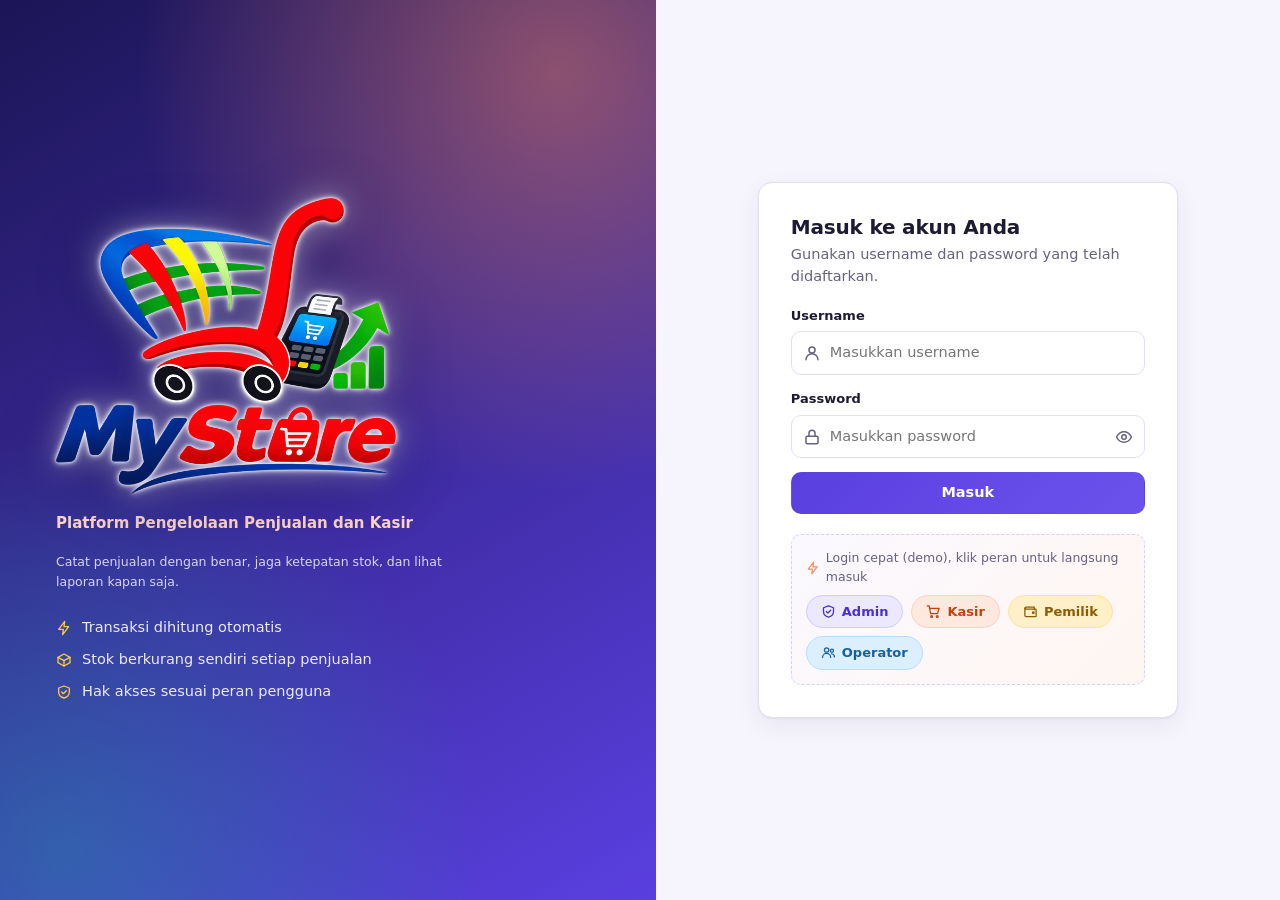
<file: index.html>
<!DOCTYPE html>
<html lang="id">
<head>
  <meta charset="utf-8">
  <meta name="viewport" content="width=device-width, initial-scale=1">
  <title>MyStore · Platform Pengelolaan Data Penjualan dan Kasir</title>
  <meta name="description" content="MyStore · Platform Pengelolaan Data Penjualan dan Kasir untuk UMKM">
  <link rel="icon" type="image/webp" href="assets/favicon.webp">
  <link rel="stylesheet" href="css/style.css">
</head>
<body>
  <noscript>Aplikasi ini membutuhkan JavaScript agar dapat berjalan.</noscript>
  <div id="app"></div>
  <div id="toasts" aria-live="polite"></div>
  <div id="modal-root"></div>

  <script src="js/data.js"></script>
  <script src="js/store.js"></script>
  <script src="js/ui.js"></script>
  <script src="js/auth.js"></script>
  <script src="js/barang.js"></script>
  <script src="js/transaksi.js"></script>
  <script src="js/laporan.js"></script>
  <script src="js/riwayat.js"></script>
  <script src="js/keuangan.js"></script>
  <script src="js/pengguna.js"></script>
  <script src="js/app.js"></script>
</body>
</html>
</file>
<file: css/style.css>
:root {
  --g900: #1c1556; --g800: #2d1f8f; --g700: #5a3fe0; --g600: #6c52ec; --g500: #8468ff; --g100: #ece8ff; --g50: #f6f4ff;
  --lime: #ff8a5b; --gold: #ffc83d; --teal: #0fb5a0; --sky: #3b9dff;
  --bg: #f6f5fd; --surface: #ffffff; --text: #1d1a33; --muted: #66627f; --border: #e2def5;
  --danger: #c93a2e; --danger-bg: #fdecea; --warn: #a76b00; --warn-bg: #fff4d6; --ok: #0b8a63; --ok-bg: #dcf6ec;
  --radius: 14px; --shadow: 0 1px 2px rgba(40, 30, 110, .06), 0 8px 24px rgba(40, 30, 110, .07);
  --font: "Inter", "Segoe UI", system-ui, -apple-system, Roboto, Arial, sans-serif;
}
* { box-sizing: border-box; }
html { -webkit-text-size-adjust: 100%; }
body { margin: 0; font-family: var(--font); font-size: 14.5px; line-height: 1.5; color: var(--text); background: var(--bg); }
h1, h2, h3 { margin: 0; line-height: 1.25; letter-spacing: -.01em; }
h2 { font-size: 22px; } h3 { font-size: 16px; }
p { margin: 0; } a { color: inherit; text-decoration: none; }
button, input, select { font: inherit; color: inherit; }
[hidden] { display: none !important; }
.icon { flex: none; }
.muted-text { color: var(--muted); } .small { font-size: 12.5px; }
.grow { flex: 1; min-width: 0; } .input.w-auto, .w-auto { width: auto; } .w-qty { width: 110px; }

/* ---------- Tombol ---------- */
.btn { display: inline-flex; align-items: center; justify-content: center; gap: 8px; padding: 9px 16px; border-radius: 10px; border: 1px solid transparent; font-weight: 600; cursor: pointer; transition: background .15s, border-color .15s, box-shadow .15s; white-space: nowrap; }
.btn:focus-visible, .icon-btn:focus-visible, .chip:focus-visible, .nav-item:focus-visible, .produk:focus-visible, .input:focus-visible { outline: 3px solid rgba(132, 104, 255, .35); outline-offset: 1px; }
.btn-primary { background: var(--g700); color: #fff; } .btn-primary:hover { background: var(--g800); }
.btn-outline { background: #fff; border-color: var(--border); color: var(--text); } .btn-outline:hover { background: var(--g50); border-color: #cfc8ee; }
.btn-danger { background: var(--danger); color: #fff; } .btn-danger:hover { background: #a62f25; }
.btn-block { width: 100%; } .btn-lg { padding: 12px 20px; font-size: 15.5px; }
.btn[disabled] { opacity: .5; cursor: not-allowed; }
.icon-btn { display: inline-flex; align-items: center; justify-content: center; width: 34px; height: 34px; border-radius: 8px; border: 0; background: transparent; color: var(--muted); cursor: pointer; }
.icon-btn:hover { background: var(--g50); color: var(--g700); } .icon-btn.danger:hover { background: var(--danger-bg); color: var(--danger); }
.icon-btn.sm { width: 28px; height: 28px; border: 1px solid var(--border); background: #fff; }
.chip { border: 1px solid var(--border); background: #fff; border-radius: 999px; padding: 6px 14px; font-weight: 600; font-size: 13px; cursor: pointer; }
.chip:hover { background: var(--g100); border-color: var(--g500); color: var(--g800); }

/* ---------- Form ---------- */
.field { display: flex; flex-direction: column; gap: 6px; margin-bottom: 14px; min-width: 0; }
.field label { font-weight: 600; font-size: 13px; }
.input { width: 100%; padding: 10px 12px; border: 1px solid var(--border); border-radius: 10px; background: #fff; transition: border-color .15s, box-shadow .15s; }
.input:focus { border-color: var(--g500); outline: none; box-shadow: 0 0 0 3px rgba(132, 104, 255, .18); }
.input[readonly] { background: #f1effb; color: var(--muted); }
.input.invalid { border-color: var(--danger); background: #fffafa; }
.input-lg { font-size: 20px; font-weight: 700; padding: 12px 14px; }
.field-error { color: var(--danger); font-size: 12.5px; min-height: 0; } .field-error:empty { display: none; }
.input-wrap { position: relative; display: flex; align-items: center; }
.input-wrap > .icon { position: absolute; left: 12px; color: var(--muted); pointer-events: none; }
.input-wrap .input { padding-left: 38px; }
.input-wrap .icon-btn { position: absolute; right: 4px; }
.input-wrap.sm .input { padding: 7px 10px 7px 34px; font-size: 13.5px; }
.input-wrap.sm > .icon { left: 10px; }
.form-grid { display: grid; grid-template-columns: 1fr 1fr; gap: 0 16px; }
.row-form { display: flex; align-items: flex-end; gap: 12px; flex-wrap: wrap; } .row-form .field { margin-bottom: 0; } .row-form .btn { height: 41px; }
.alert { display: flex; gap: 10px; align-items: flex-start; padding: 10px 12px; border-radius: 10px; font-weight: 500; margin: 12px 0; }
.alert-error { background: var(--danger-bg); color: var(--danger); border: 1px solid #f3c3be; }
.alert .icon { margin-top: 2px; }

/* ---------- Kartu, grid, tabel ---------- */
.input.w-auto { width: auto; min-width: 190px; }
.card { background: var(--surface); border: 1px solid var(--border); border-radius: var(--radius); box-shadow: var(--shadow); }
.card.pad { padding: 20px; }
.card-head { display: flex; align-items: center; justify-content: space-between; gap: 12px; padding: 16px 20px; border-bottom: 1px solid var(--border); }
.grid { display: grid; gap: 16px; margin-bottom: 16px; }
.grid-2 { grid-template-columns: repeat(2, minmax(0, 1fr)); } .grid-3 { grid-template-columns: repeat(3, minmax(0, 1fr)); } .grid-4 { grid-template-columns: repeat(4, minmax(0, 1fr)); }
.kasir-grid { grid-template-columns: minmax(0, 1.05fr) minmax(0, 1fr); align-items: start; } .struk-grid { grid-template-columns: 1fr 1fr; align-items: start; }
.stack { display: flex; flex-direction: column; gap: 16px; }
.page-head { display: flex; align-items: flex-start; justify-content: space-between; gap: 16px; margin-bottom: 18px; flex-wrap: wrap; }
.toolbar { display: flex; gap: 12px; padding: 16px 20px; border-bottom: 1px solid var(--border); }
.table-wrap { overflow-x: auto; } .table-wrap.scroll { max-height: 340px; overflow-y: auto; }
.table { width: 100%; border-collapse: collapse; }
.table th { text-align: left; font-size: 12px; text-transform: uppercase; letter-spacing: .04em; color: var(--muted); padding: 11px 16px; background: #faf9ff; border-bottom: 1px solid var(--border); white-space: nowrap; }
.table td { padding: 12px 16px; border-bottom: 1px solid #efecfa; vertical-align: middle; }
.table tbody tr:hover { background: #fbfaff; } .table tbody tr:last-child td { border-bottom: 0; }
.table .num { text-align: right; font-variant-numeric: tabular-nums; white-space: nowrap; } .table .aksi { text-align: right; white-space: nowrap; }
.row-muted td { color: #8a9890; } .empty-cell { text-align: center; color: var(--muted); padding: 28px 16px !important; }
.badge { display: inline-block; padding: 2px 10px; border-radius: 999px; font-size: 12px; font-weight: 700; }
.badge-ok { background: var(--ok-bg); color: var(--ok); } .badge-danger { background: var(--danger-bg); color: var(--danger); } .badge-muted { background: #eceff0; color: #5c6a66; }

/* ---------- Kartu statistik ---------- */
.stat { display: flex; gap: 14px; align-items: center; padding: 18px; }
.stat-icon { width: 44px; height: 44px; border-radius: 12px; background: var(--g100); color: var(--g700); display: grid; place-items: center; flex: none; }
.stat-label { color: var(--muted); font-size: 12.5px; font-weight: 600; } .stat-value { font-size: 22px; font-weight: 800; letter-spacing: -.02em; } .stat-value.sm { font-size: 17px; } .stat-sub { color: var(--muted); font-size: 12.5px; }
.hero { display: flex; justify-content: space-between; align-items: center; gap: 16px; padding: 22px 24px; margin-bottom: 16px; background: linear-gradient(120deg, #ffffff 40%, var(--g100)); }

/* ---------- Kerangka ---------- */
.shell { display: flex; min-height: 100vh; }
.sidebar { width: 252px; flex: none; background: var(--g900); color: #dcd7ff; display: flex; flex-direction: column; padding: 18px 14px; position: sticky; top: 0; height: 100vh; }
.side-brand { display: flex; gap: 12px; align-items: center; padding: 4px 8px 18px; color: #fff; } .side-brand small { display: block; color: #b3abf0; font-size: 11.5px; }
.brand-mark { width: 52px; height: 52px; border-radius: 16px; background: linear-gradient(135deg, var(--g500), var(--lime)); box-shadow: 0 8px 20px rgba(255, 138, 91, .35); display: grid; place-items: center; color: #fff; }
.brand-mark.sm { width: 38px; height: 38px; border-radius: 10px; }
.nav { display: flex; flex-direction: column; gap: 4px; flex: 1; }
.nav-item { display: flex; align-items: center; gap: 12px; padding: 10px 12px; border-radius: 10px; font-weight: 600; color: #d8d3ff; }
.nav-item:hover { background: rgba(255, 255, 255, .08); } .nav-item.active { background: var(--g700); color: #fff; box-shadow: inset 3px 0 0 var(--lime); }
.side-foot { border-top: 1px solid rgba(255, 255, 255, .12); padding-top: 14px; display: flex; flex-direction: column; gap: 10px; }
.user-box { display: flex; gap: 10px; align-items: center; padding: 0 6px; } .user-info small { display: block; color: #b3abf0; }
.avatar { width: 36px; height: 36px; border-radius: 50%; background: var(--lime); color: var(--g900); display: grid; place-items: center; font-weight: 800; }
.btn-side { background: rgba(255, 255, 255, .08); color: #fff; width: 100%; justify-content: flex-start; } .btn-side:hover { background: rgba(255, 255, 255, .16); }
.main { flex: 1; min-width: 0; display: flex; flex-direction: column; }
.topbar { display: flex; align-items: center; gap: 12px; padding: 14px 28px; background: #fff; border-bottom: 1px solid var(--border); position: sticky; top: 0; z-index: 5; }
.crumb { flex: 1; } .topbar-right { display: flex; gap: 10px; align-items: center; }
.date-pill, .role-pill { display: inline-flex; gap: 6px; align-items: center; padding: 5px 12px; border-radius: 999px; font-size: 12.5px; font-weight: 600; background: #f1effb; color: var(--muted); }
.role-pill { background: var(--g100); color: var(--g800); }
.content { padding: 28px; max-width: 1280px; width: 100%; }
.only-mobile { display: none; }

/* ---------- Login ---------- */
.login-page { min-height: 100vh; display: grid; grid-template-columns: 1.05fr 1fr; }
.login-brand { background: radial-gradient(circle at 85% 8%, rgba(255, 138, 91, .45), transparent 42%), radial-gradient(circle at 10% 95%, rgba(15, 181, 160, .35), transparent 40%), linear-gradient(150deg, var(--g900), var(--g700)); color: #fff; padding: 56px; display: flex; flex-direction: column; justify-content: center; gap: 18px; }
.login-brand h1 { font-size: 46px; line-height: 1.05; letter-spacing: -.03em; } .brand-sub { font-size: 15px; font-weight: 600; color: #ffd6c6; } .login-brand .brand-desc { color: #d8d3ff; max-width: 400px; font-size: 12.5px; line-height: 1.55; }
.brand-points { list-style: none; padding: 0; margin: 8px 0 0; display: grid; gap: 10px; } .brand-points li { display: flex; gap: 10px; align-items: center; color: #ece9ff; } .brand-points .icon { color: var(--lime); }
.brand-foot { margin-top: 28px; color: #b3abf0; font-size: 13px; }
.login-panel { display: grid; place-items: center; padding: 32px; }
.login-card { width: 100%; max-width: 420px; padding: 32px; } .login-card h2 { margin-bottom: 4px; } .login-card .muted-text { margin-bottom: 18px; }
.demo-box { margin-top: 20px; padding: 14px; border: 1px dashed var(--border); border-radius: 10px; background: #fbfaff; } .demo-title { font-size: 12.5px; color: var(--muted); margin-bottom: 8px; } .demo-list { display: flex; gap: 8px; flex-wrap: wrap; }

/* ---------- Kasir, keranjang, struk ---------- */
.katalog { display: grid; grid-template-columns: repeat(auto-fill, minmax(170px, 1fr)); gap: 10px; padding: 16px 20px; max-height: 380px; overflow-y: auto; }
.produk { display: flex; flex-direction: column; text-align: left; gap: 2px; padding: 11px 12px; border: 1px solid var(--border); border-radius: 10px; background: #fff; cursor: pointer; }
.produk:hover:not([disabled]) { border-color: var(--g500); background: var(--g50); } .produk[disabled] { opacity: .45; cursor: not-allowed; }
.produk-nama { font-weight: 700; } .produk-meta { font-size: 12px; color: var(--muted); } .produk-harga { color: var(--g700); font-weight: 800; margin-top: 4px; }
.qty { white-space: nowrap; } .qty span { display: inline-block; min-width: 30px; text-align: center; font-weight: 700; }
.total-box { display: flex; justify-content: space-between; align-items: center; padding: 16px 20px; background: var(--g50); border-top: 1px solid var(--border); } .total-box strong { font-size: 26px; color: var(--g800); letter-spacing: -.02em; }
.actions { display: flex; gap: 10px; padding: 16px 20px; justify-content: space-between; } .actions.end { justify-content: flex-end; padding: 0; margin-top: 4px; } .actions.col { flex-direction: column; width: 100%; padding: 8px 0 0; }
.kembalian { display: flex; justify-content: space-between; align-items: center; padding: 14px; background: var(--g50); border-radius: 10px; margin: 14px 0 4px; } .kembalian strong { font-size: 22px; color: var(--g800); }
.quick { display: flex; gap: 8px; flex-wrap: wrap; }
.center-col { display: flex; flex-direction: column; align-items: center; text-align: center; gap: 8px; }
.success-ring { width: 72px; height: 72px; border-radius: 50%; background: var(--ok-bg); color: var(--ok); display: grid; place-items: center; margin-bottom: 6px; }
.struk-wrap { display: flex; justify-content: center; background: #efecfb; }
.struk { width: 300px; background: #fff; padding: 20px 18px; font-family: "Courier New", ui-monospace, monospace; font-size: 12.5px; box-shadow: var(--shadow); border-radius: 4px; }
.struk-head { text-align: center; } .struk-line { border-top: 1px dashed #777; margin: 9px 0; }
.struk-row { display: flex; justify-content: space-between; gap: 8px; } .struk-row.bold { font-weight: 800; font-size: 14px; } .struk-foot { text-align: center; margin-top: 4px; }

/* ---------- Laporan ---------- */
.tabs { display: inline-flex; padding: 4px; background: #efecfb; border-radius: 10px; margin-bottom: 16px; gap: 4px; }
.tab { border: 0; background: transparent; padding: 7px 16px; border-radius: 8px; font-weight: 600; color: var(--muted); cursor: pointer; } .tab.active { background: #fff; color: var(--g800); box-shadow: 0 1px 3px rgba(0, 0, 0, .1); }
.chart { display: flex; align-items: flex-end; gap: 6px; height: 190px; padding: 18px 20px 12px; overflow-x: auto; }
.bar-col { flex: 1; min-width: 14px; height: 100%; display: flex; flex-direction: column; justify-content: flex-end; align-items: center; gap: 6px; } .bar-col .bar { width: 100%; border-radius: 6px 6px 0 0; background: linear-gradient(180deg, var(--g500), var(--g700)); } .bar-col span { font-size: 10.5px; color: var(--muted); }
.empty-state { padding: 44px 20px; text-align: center; display: flex; flex-direction: column; align-items: center; gap: 8px; color: var(--muted); } .empty-state h3 { color: var(--text); }
.print-title { display: none; }

/* ---------- Toast & modal ---------- */
#toasts { position: fixed; right: 20px; bottom: 20px; pointer-events: none; display: flex; flex-direction: column; gap: 10px; z-index: 100; }
.toast { display: flex; gap: 10px; align-items: center; min-width: 260px; max-width: 380px; padding: 12px 16px; border-radius: 12px; background: #1d1a33; color: #fff; box-shadow: 0 10px 30px rgba(0, 0, 0, .22); animation: naik .22s ease; }
.toast-success { background: var(--g800); } .toast-error { background: #8f2a21; } .toast.hide { opacity: 0; transform: translateY(8px); transition: .25s; }
@keyframes naik { from { opacity: 0; transform: translateY(10px); } }
.modal-backdrop { position: fixed; inset: 0; background: rgba(24, 16, 70, .5); display: grid; place-items: center; padding: 16px; z-index: 50; }
.modal { width: 100%; background: #fff; border-radius: 16px; box-shadow: 0 24px 60px rgba(0, 0, 0, .3); max-height: 92vh; display: flex; flex-direction: column; }
.modal-head { display: flex; justify-content: space-between; align-items: center; padding: 16px 20px; border-bottom: 1px solid var(--border); }
.modal-body { padding: 20px; overflow-y: auto; } .modal-foot { display: flex; justify-content: flex-end; gap: 10px; padding: 14px 20px; border-top: 1px solid var(--border); background: #fbfaff; border-radius: 0 0 16px 16px; }

/* ---------- Responsif (NFR-08: komputer dan tablet) ---------- */
@media (max-width: 1100px) { .grid-4 { grid-template-columns: repeat(2, 1fr); } .kasir-grid, .struk-grid { grid-template-columns: 1fr; } }
@media (max-width: 900px) {
  .login-page { grid-template-columns: 1fr; } .login-brand { padding: 32px; } .login-brand h1 { font-size: 34px; }
  .sidebar { position: fixed; left: 0; top: 0; z-index: 30; transform: translateX(-100%); transition: transform .2s; } .sidebar.open { transform: none; box-shadow: 0 0 0 100vmax rgba(0, 0, 0, .4); }
  .only-mobile { display: inline-flex; } .content { padding: 18px; } .topbar { padding: 10px 16px; } .date-pill { display: none; }
  .grid-2, .grid-3 { grid-template-columns: 1fr; } .form-grid { grid-template-columns: 1fr; }
}
@media (max-width: 560px) { .grid-4 { grid-template-columns: 1fr; } .hero { flex-direction: column; align-items: flex-start; } }

/* ---------- Cetak (struk dan laporan) ---------- */
@media print {
  body { background: #fff; } body * { visibility: hidden; }
  .print-area, .print-area * { visibility: visible; } .print-area { position: absolute; left: 0; top: 0; width: 100%; }
  .struk { box-shadow: none; width: 80mm; } .no-print { display: none !important; } .print-title { display: block; margin-bottom: 12px; }
  .card { box-shadow: none; } .table-wrap.scroll { max-height: none; overflow: visible; }
}

/* ---------- Panel skenario uji (login) ---------- */
.uji { margin-top: 14px; font-size: 12.5px; } .uji summary { cursor: pointer; font-weight: 600; color: var(--g700); }
.uji .table { margin-top: 8px; } .uji .table th, .uji .table td { padding: 6px 8px; font-size: 12px; } .uji .table th { white-space: normal; }
.login-card:has(.uji[open]) { max-width: 640px; }

/* ---------- Tema segar: warna per peran, ikon berwarna ---------- */
.stat-icon { transition: transform .2s; }
.grid > .stat:nth-child(4n+1) .stat-icon { background: #ece8ff; color: #5a3fe0; }
.grid > .stat:nth-child(4n+2) .stat-icon { background: #ffe9df; color: #e4552b; }
.grid > .stat:nth-child(4n+3) .stat-icon { background: #d8f5ef; color: #08907e; }
.grid > .stat:nth-child(4n+4) .stat-icon { background: #fff0c9; color: #b27a00; }
.nav-item .icon { color: #ffb199; }
.nav-item:nth-child(5n+2) .icon { color: #7ee7cf; } .nav-item:nth-child(5n+3) .icon { color: #ffd978; }
.nav-item:nth-child(5n+4) .icon { color: #9cc4ff; } .nav-item:nth-child(5n+5) .icon { color: #ff9fc4; }
.nav-item.active .icon { color: #fff; }
.hero { background: linear-gradient(120deg, #ffffff 35%, #ece8ff 75%, #ffe9df); }
.brand-points .icon { color: var(--gold); }
.role-admin { background: #ece8ff; color: #4a2fc9; } .role-kasir { background: #ffe9df; color: #c2410c; }
.role-pemilik { background: #fff0c9; color: #8a5d00; } .role-operator { background: #dcefff; color: #17609e; }
.chip { display: inline-flex; align-items: center; gap: 6px; transition: transform .12s, box-shadow .12s; }
.chip:hover { transform: translateY(-1px); box-shadow: 0 4px 10px rgba(40, 30, 110, .12); }
.chip-admin { background: #ece8ff; color: #4a2fc9; border-color: #d3c9ff; } .chip-kasir { background: #ffe9df; color: #c2410c; border-color: #ffd0bd; }
.chip-pemilik { background: #fff0c9; color: #8a5d00; border-color: #ffe29a; } .chip-operator { background: #dcefff; color: #17609e; border-color: #b9dcff; }
.chip-admin:hover { background: #ddd5ff; color: #3b22b0; } .chip-kasir:hover { background: #ffd9c9; color: #a3340a; }
.chip-pemilik:hover { background: #ffe5a3; color: #6e4900; } .chip-operator:hover { background: #c4e3ff; color: #0f4c80; }
.demo-box { background: linear-gradient(135deg, #faf8ff, #fff6f1); border-color: #d8d0f5; } .demo-title { display: flex; align-items: center; gap: 6px; } .demo-title .icon { color: var(--lime); }
.btn-primary { background: linear-gradient(135deg, var(--g700), var(--g600)); } .btn-primary:hover { background: linear-gradient(135deg, var(--g800), var(--g700)); }
.bar-col .bar { background: linear-gradient(180deg, var(--lime), var(--g700)); }
.btn-sm { padding: 6px 12px; font-size: 13px; } .user-cell { display: flex; align-items: center; gap: 10px; }
.avatar.sm { width: 30px; height: 30px; font-size: 13px; color: #fff; background: var(--g600); }
.avatar.av-kasir { background: #ee6a3c; } .avatar.av-pemilik { background: #d99a00; } .avatar.av-operator { background: #2f86e0; }
.login-card h2 { font-size: 20px; }
.plus { color: var(--ok); font-weight: 700; } .minus { color: var(--danger); font-weight: 700; } .table-wrap.scroll.tall { max-height: 420px; }

/* ---------- Logo ---------- */
.sr-only { position: absolute; width: 1px; height: 1px; overflow: hidden; clip: rect(0 0 0 0); white-space: nowrap; }
.logo-plate { background: #fff; border-radius: 24px; padding: 16px 22px; width: min(280px, 80%); box-shadow: 0 14px 36px rgba(10, 6, 50, .35); } .logo-plate img { display: block; width: 100%; height: auto; }
.logo-tile { width: 54px; height: 42px; flex: none; background: #fff; border-radius: 10px; padding: 4px 5px; display: grid; place-items: center; } .logo-tile img { display: block; max-width: 100%; max-height: 100%; }
/* ---------- Riwayat ---------- */
.row-form.filter { padding: 16px 20px; border-bottom: 1px solid var(--border); } .alat { display: flex; gap: 10px; flex-wrap: wrap; } .tersembunyi { display: none; }
.masalah { margin: 10px 0 0; padding-left: 18px; color: var(--danger); font-size: 13px; } .badge-info { background: #dcefff; color: #17609e; }

/* Logo login: tanpa panel putih, hanya glow */
.logo-plate { background: transparent; box-shadow: none; padding: 0; border-radius: 0; width: min(340px, 85%); }
.logo-plate img { filter: drop-shadow(0 0 1.5px #fff) drop-shadow(0 0 3px rgba(255, 255, 255, .9)) drop-shadow(0 0 16px rgba(255, 255, 255, .45)) drop-shadow(0 12px 28px rgba(10, 6, 50, .45)); }

/* Logo sidebar: transparan + glow */
.logo-tile { background: transparent; padding: 0; width: 60px; height: 46px; border-radius: 0; }
.logo-tile img { filter: drop-shadow(0 0 1px #fff) drop-shadow(0 0 3px rgba(255, 255, 255, .85)) drop-shadow(0 0 9px rgba(255, 255, 255, .4)); }
.tbl-riwayat td { white-space: nowrap; }

/* Logo sidebar: transparan + glow */
.logo-tile { width: 62px; height: 48px; background: transparent; padding: 0; border-radius: 0; }
.logo-tile img { filter: drop-shadow(0 0 1px #fff) drop-shadow(0 0 3px rgba(255, 255, 255, .85)) drop-shadow(0 0 10px rgba(255, 255, 255, .4)); }
</file>
